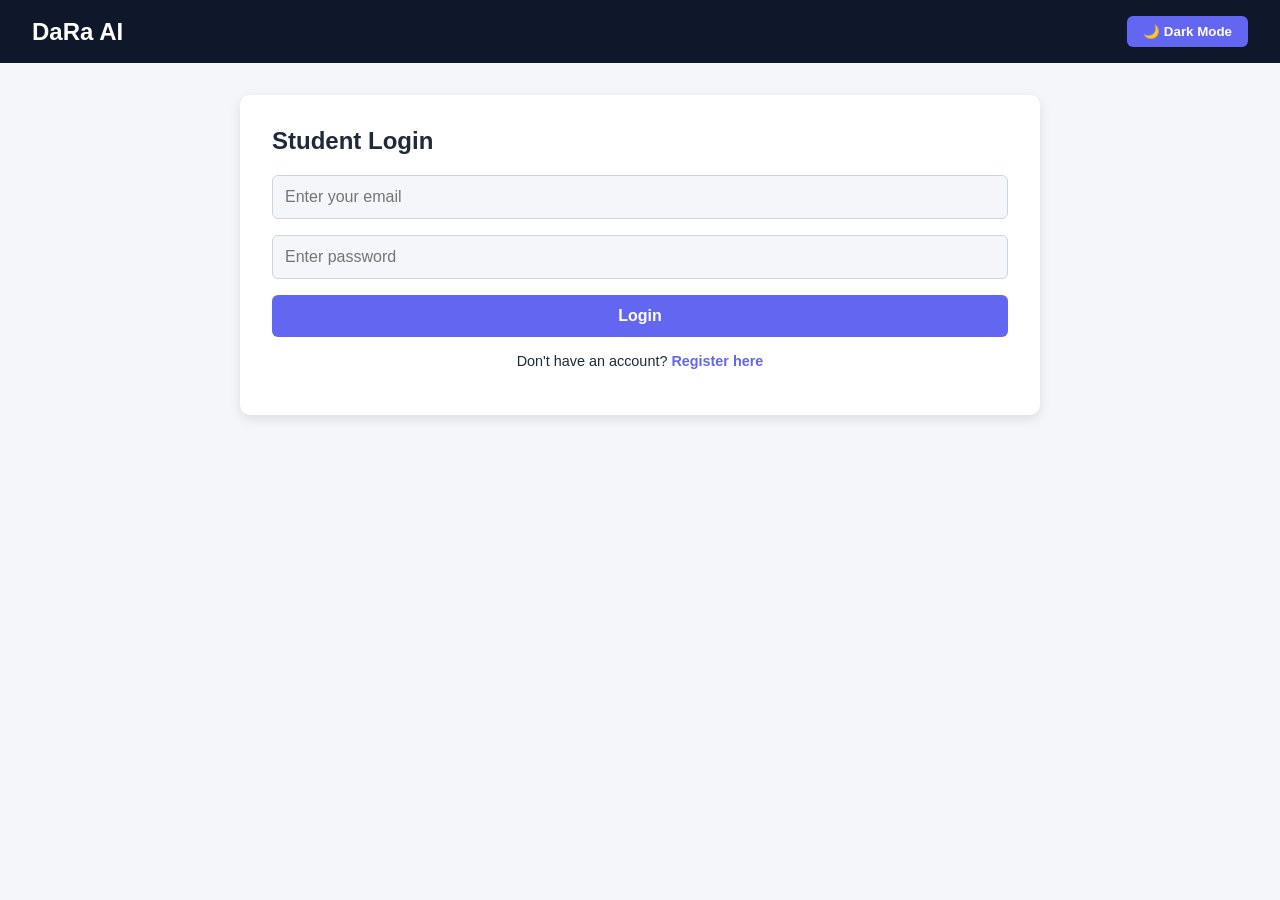
<file: frontend/index.html>
<!DOCTYPE html>
<html lang="en">
<head>
    <meta charset="UTF-8">
    <meta name="viewport" content="width=device-width, initial-scale=1.0">
    <title>DaRa AI - Login</title>
    <link rel="stylesheet" href="style.css">
</head>
<body>

    <header>
        <h1>DaRa AI</h1>
        <button id="theme-btn" onclick="toggleTheme()">🌙 Dark Mode</button>
    </header>

    <main>
        <section id="login-section" class="card">
            <h2>Student Login</h2>
            <form id="login-form">
                <input type="email" id="email" placeholder="Enter your email" required>
                <input type="password" id="password" placeholder="Enter password" required>
                <button type="submit">Login</button>
            </form>
            <p style="margin-top: 1rem; font-size: 0.9rem; text-align: center;">
                Don't have an account? <a href="register.html" style="color: var(--primary-color, #6366F1);">Register here</a>
            </p>
        </section>
    </main>

    <script src="app.js"></script>
</body>
</html>
</file>
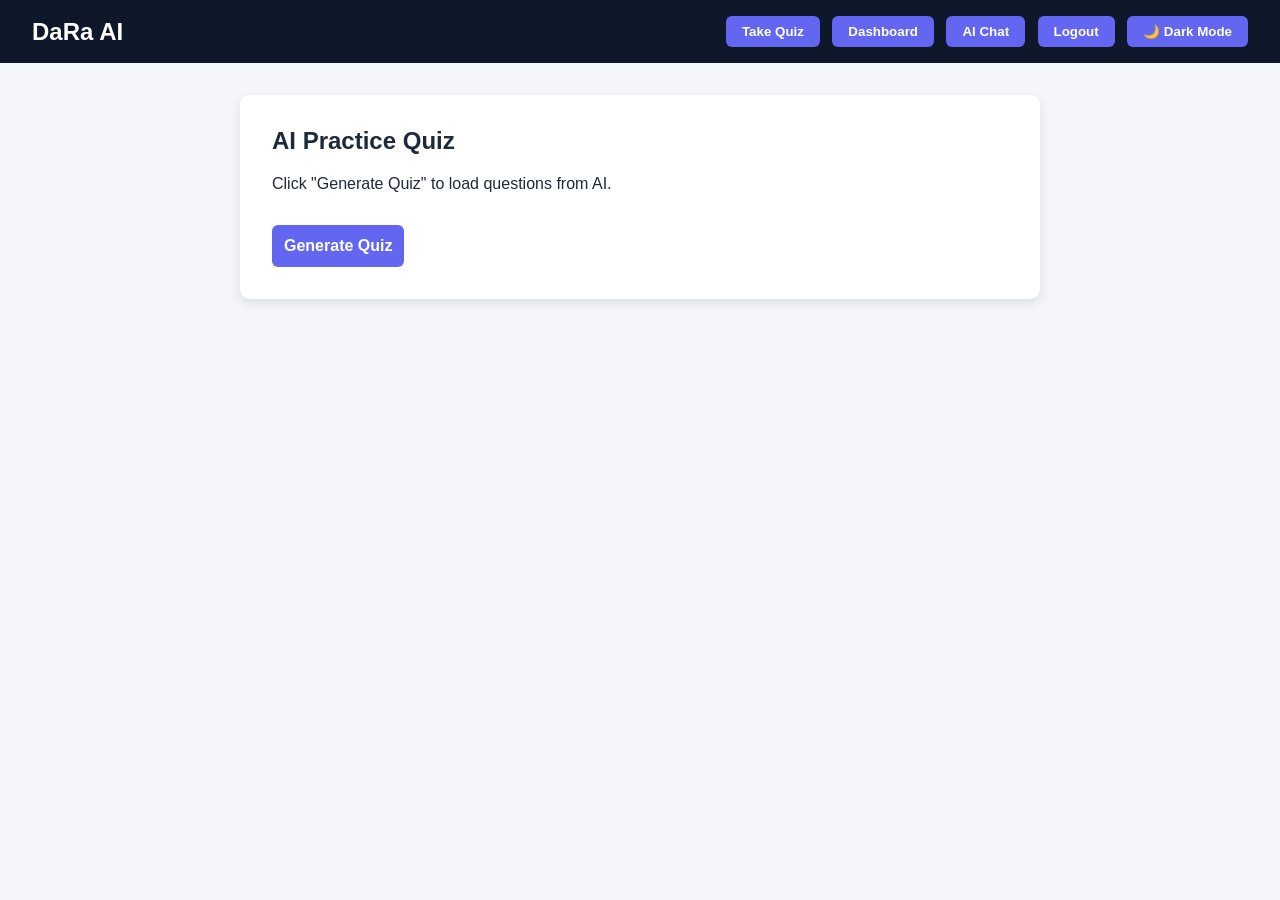
<file: frontend/quiz.html>
<!DOCTYPE html>
<html lang="en">
<head>
    <meta charset="UTF-8">
    <meta name="viewport" content="width=device-width, initial-scale=1.0">
    <title>DaRa AI - Quiz</title>
    <link rel="stylesheet" href="style.css">
</head>
<body>

    <header>
        <h1>DaRa AI</h1>
        <nav>
            <a href="quiz.html"><button>Take Quiz</button></a>
            <a href="dashboard.html"><button>Dashboard</button></a>
            <a href="chat.html"><button>AI Chat</button></a>
            <button onclick="logout()">Logout</button>
            <button id="theme-btn" onclick="toggleTheme()">🌙 Dark Mode</button>
        </nav>
    </header>

    <main>
        <section id="quiz-section" class="card">
            <h2>AI Practice Quiz</h2>
            <div id="quiz-container">
                <p id="quiz-question">Click "Generate Quiz" to load questions from AI.</p>
                <div id="quiz-options">
                    <!-- Options buttons will load dynamically here via JS -->
                </div>
                <button id="next-btn" style="display: none;">Next Question</button>
            </div>
            <button onclick="startQuiz()">Generate Quiz</button>
        </section>
    </main>

    <script src="app.js"></script>
</body>
</html>
</file>
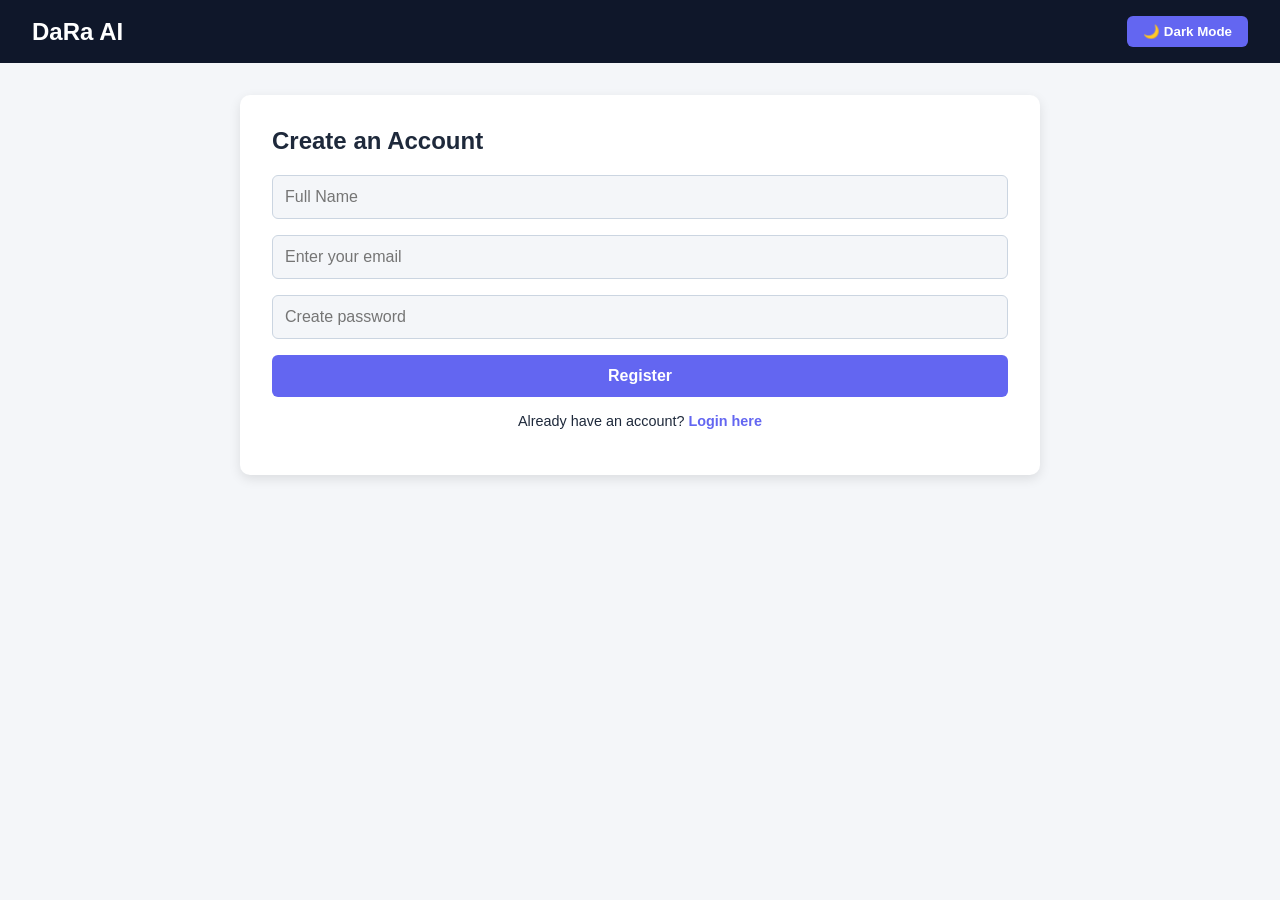
<file: frontend/register.html>
<!DOCTYPE html>
<html lang="en">
<head>
    <meta charset="UTF-8">
    <meta name="viewport" content="width=device-width, initial-scale=1.0">
    <title>DaRa AI - Register</title>
    <link rel="stylesheet" href="style.css">
</head>
<body>

    <header>
        <h1>DaRa AI</h1>
        <button id="theme-btn" onclick="toggleTheme()">🌙 Dark Mode</button>
    </header>

    <main>
        <section id="register-section" class="card">
            <h2>Create an Account</h2>
            <form id="register-form">
                <input type="text" id="reg-name" placeholder="Full Name" required>
                <input type="email" id="reg-email" placeholder="Enter your email" required>
                <input type="password" id="reg-password" placeholder="Create password" required>
                <button type="submit">Register</button>
            </form>
            <p style="margin-top: 1rem; font-size: 0.9rem; text-align: center;">
                Already have an account? <a href="index.html" style="color: var(--primary-color, #6366F1);">Login here</a>
            </p>
        </section>
    </main>

    <script src="app.js"></script>
</body>
</html>
</file>
<file: frontend/style.css>
/* 1. Color Variables setup for Light & Dark Themes */
:root {
    /* Light Mode (Default) */
    --bg-color: #F4F6F9;          /* 60% Soft Light Gray */
    --card-bg: #FFFFFF;           /* 30% White Card */
    --text-color: #1E293B;        /* Dark Slate Text */
    --header-bg: #0F172A;         /* Dark Slate Header */
    --header-text: #FFFFFF;
    --accent-color: #6366F1;      /* 10% Electric Violet Accent */
    --accent-hover: #4F46E5;
    --border-color: #CBD5E1;
}

/* Dark Mode Theme Overrides */
body.dark-mode {
    --bg-color: #0F172A;          /* 60% Deep Midnight / Dark Slate */
    --card-bg: #1E293B;           /* 30% Muted Charcoal Card */
    --text-color: #E2E8F0;        /* Bright Silver Text */
    --header-bg: #0B0F19;         /* Midnight Header */
    --header-text: #E2E8F0;
    --accent-color: #6366F1;      /* Electric Violet Accent */
    --accent-hover: #818CF8;
    --border-color: #334155;
}

/* 2. Basic Layout & Typography */
body {
    font-family: 'Segoe UI', Tahoma, Geneva, Verdana, sans-serif;
    background-color: var(--bg-color);
    color: var(--text-color);
    margin: 0;
    padding: 0;
    transition: background-color 0.3s ease, color 0.3s ease;
}

header {
    background-color: var(--header-bg);
    color: var(--header-text);
    padding: 1rem 2rem;
    display: flex;
    justify-content: space-between;
    align-items: center;
}

header h1 {
    margin: 0;
    font-size: 1.5rem;
}

/* Buttons inside header */
nav button, #theme-btn {
    background-color: var(--accent-color);
    color: #FFFFFF;
    border: none;
    padding: 0.5rem 1rem;
    margin-left: 0.5rem;
    border-radius: 6px;
    cursor: pointer;
    font-weight: bold;
    transition: background-color 0.2s ease;
}

nav button:hover, #theme-btn:hover {
    background-color: var(--accent-hover);
}

/* Main Container & Cards */
main {
    max-width: 800px;
    margin: 2rem auto;
    padding: 0 1rem;
}

.card {
    background-color: var(--card-bg);
    padding: 2rem;
    border-radius: 10px;
    box-shadow: 0 4px 12px rgba(0, 0, 0, 0.1);
    margin-bottom: 2rem;
    transition: background-color 0.3s ease;
}

.card h2 {
    margin-top: 0;
    color: var(--text-color);
}

/* Input Fields & Forms */
#login-form,
#register-form {
    display: flex;
    flex-direction: column;
    gap: 1rem;
}

#login-form input,
#register-form input {
    padding: 0.75rem;
    background-color: var(--bg-color);
    color: var(--text-color);
    border: 1px solid var(--border-color);
    border-radius: 6px;
    font-size: 1rem;
}

#login-form button,
#register-form button,
#quiz-section button {
    background-color: var(--accent-color);
    color: #FFFFFF;
    border: none;
    padding: 0.75rem;
    border-radius: 6px;
    font-size: 1rem;
    cursor: pointer;
    font-weight: bold;
    transition: background-color 0.2s ease;
}

#login-form button:hover,
#register-form button:hover,
#quiz-section button:hover {
    background-color: var(--accent-hover);
}

/* Form Links */
.card p a {
    text-decoration: none;
    font-weight: bold;
}

.card p a:hover {
    text-decoration: underline;
}

/* Quiz Option Buttons */
#quiz-options {
    display: flex;
    flex-direction: column;
    gap: 0.5rem;
    margin: 1rem 0;
}

.option-btn {
    background-color: var(--bg-color);
    color: var(--text-color);
    border: 1px solid var(--border-color);
    padding: 0.75rem;
    border-radius: 6px;
    text-align: left;
    cursor: pointer;
}

.option-btn:hover {
    border-color: var(--accent-color);
}

/* Chart Canvas Area */
.chart-container {
    position: relative;
    height: 300px;
    width: 100%;
}
</file>
